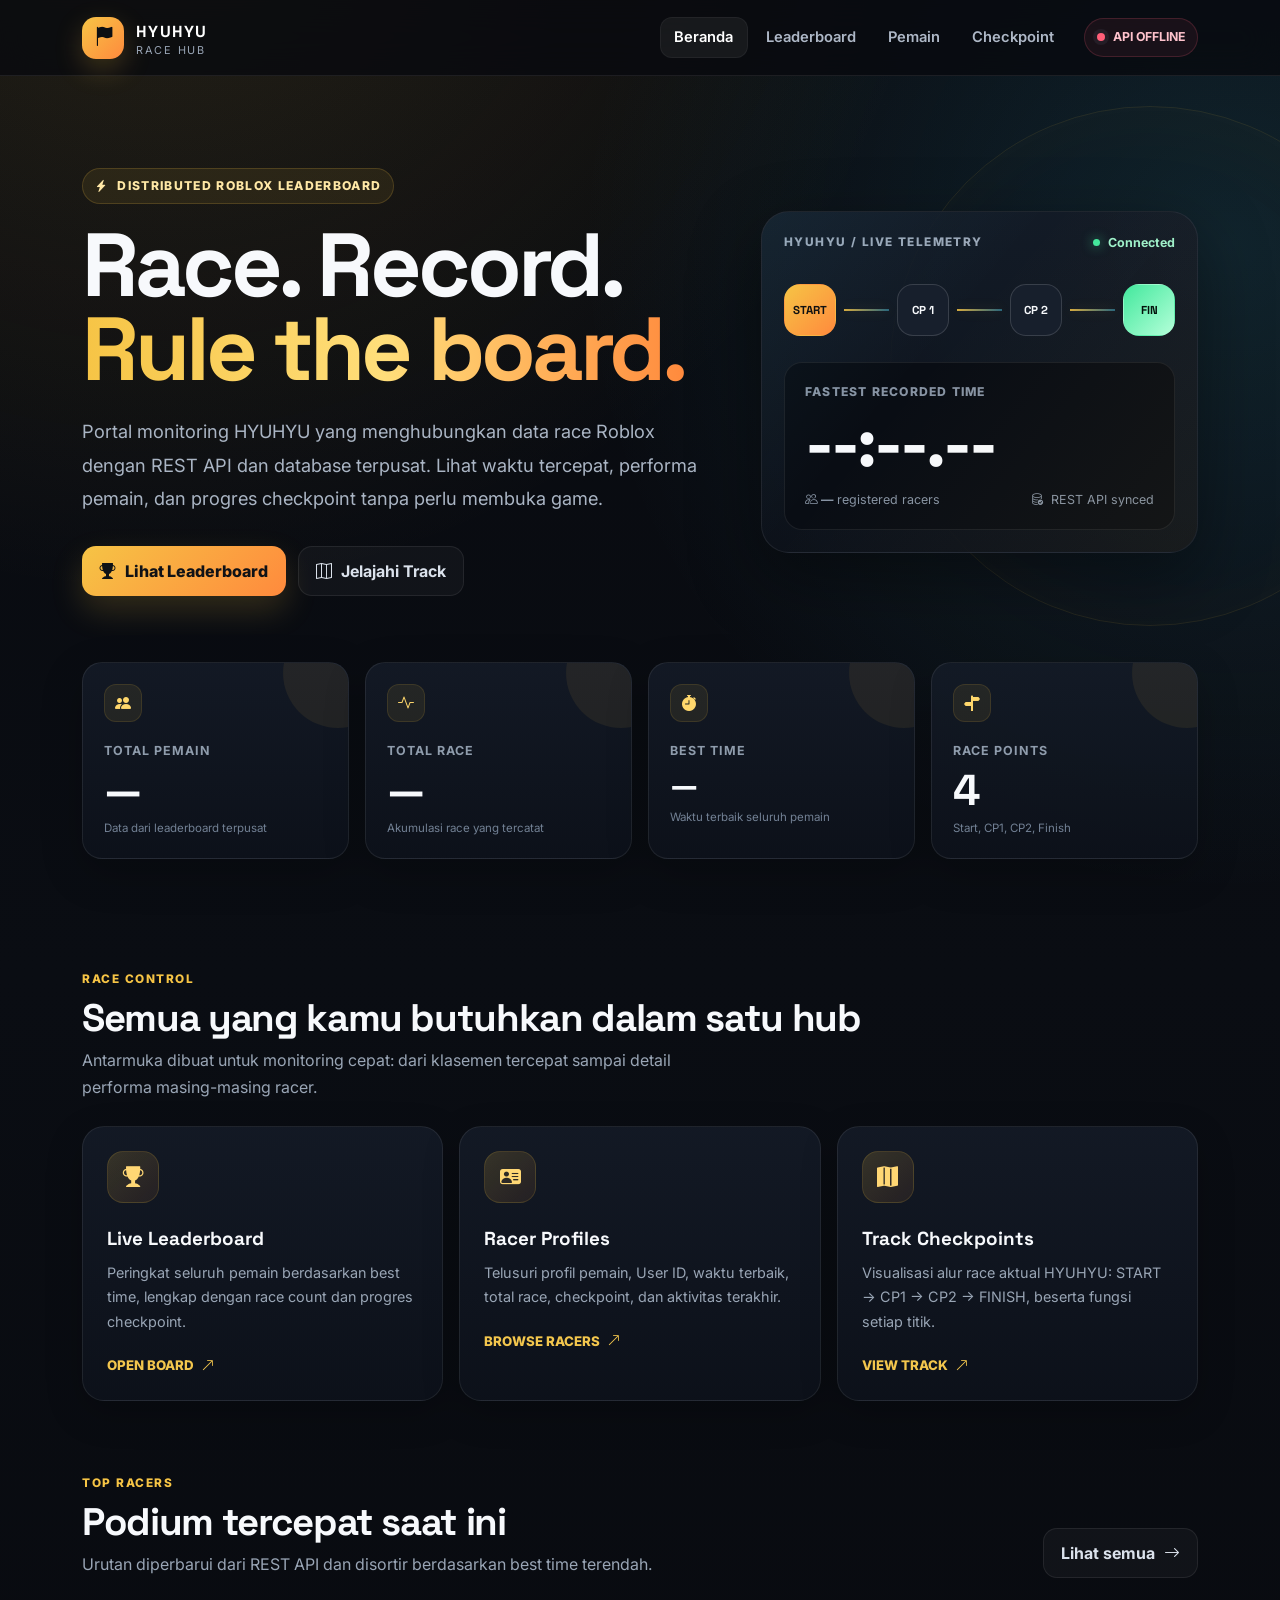
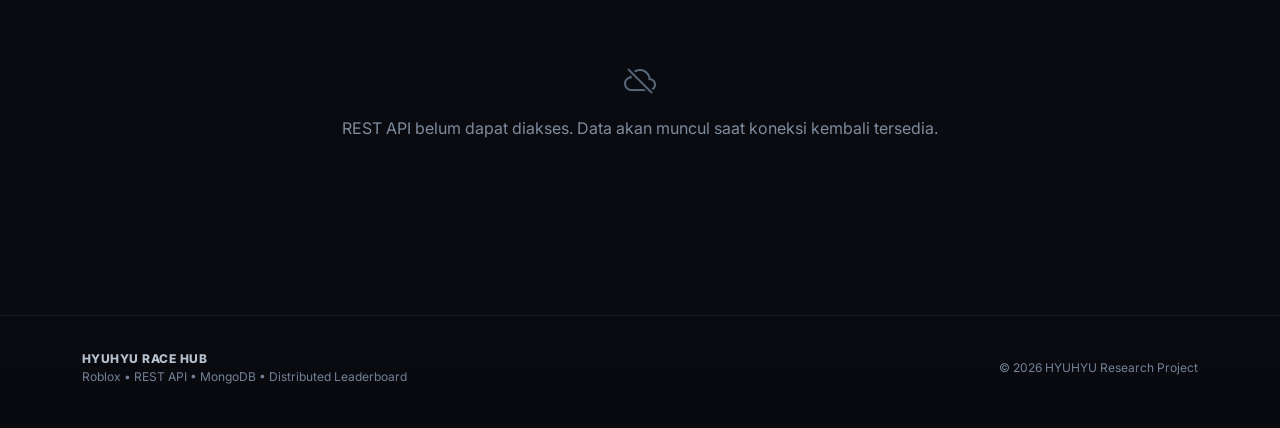
<file: index.html>
<!doctype html>
<html lang="id">
<head>
  <meta charset="utf-8">
  <meta name="viewport" content="width=device-width,initial-scale=1">
  <meta name="theme-color" content="#080a0f">
  <title>HYUHYU Race Hub</title>
  <link rel="preconnect" href="https://fonts.googleapis.com">
  <link rel="preconnect" href="https://fonts.gstatic.com" crossorigin>
  <link href="https://cdn.jsdelivr.net/npm/bootstrap@5.3.3/dist/css/bootstrap.min.css" rel="stylesheet">
  <link href="https://cdn.jsdelivr.net/npm/bootstrap-icons@1.11.3/font/bootstrap-icons.min.css" rel="stylesheet">
  <link href="assets/styles.css" rel="stylesheet">
</head>
<body>
<nav class="site-nav navbar navbar-expand-lg navbar-dark">
  <div class="container">
    <a class="navbar-brand" href="index.html">
      <span class="brand-mark"><i class="bi bi-flag-fill"></i></span>
      <span class="brand-copy"><span class="brand-title">HYUHYU</span><span class="brand-sub">Race Hub</span></span>
    </a>
    <button class="navbar-toggler border-0 shadow-none" type="button" data-bs-toggle="collapse" data-bs-target="#mainNav"><span class="navbar-toggler-icon"></span></button>
    <div class="collapse navbar-collapse" id="mainNav">
      <ul class="navbar-nav ms-auto me-lg-3 gap-lg-1">
        <li class="nav-item"><a data-nav class="nav-link" href="index.html">Beranda</a></li>
        <li class="nav-item"><a data-nav class="nav-link" href="leaderboard.html">Leaderboard</a></li>
        <li class="nav-item"><a data-nav class="nav-link" href="players.html">Pemain</a></li>
        <li class="nav-item"><a data-nav class="nav-link" href="map-checkpoint.html">Checkpoint</a></li>
      </ul>
      <div class="status-pill" data-api-status><span class="status-dot"></span><span data-status-label>CHECKING API</span></div>
    </div>
  </div>
</nav>

<header class="hero">
  <div class="container">
    <div class="row align-items-center g-5">
      <div class="col-lg-7">
        <span class="eyebrow"><i class="bi bi-lightning-charge-fill"></i> Distributed Roblox Leaderboard</span>
        <h1 class="hero-title">Race. Record. <span class="accent-text">Rule the board.</span></h1>
        <p class="hero-lead">Portal monitoring HYUHYU yang menghubungkan data race Roblox dengan REST API dan database terpusat. Lihat waktu tercepat, performa pemain, dan progres checkpoint tanpa perlu membuka game.</p>
        <div class="hero-actions">
          <a class="btn-race" href="leaderboard.html"><i class="bi bi-trophy-fill"></i> Lihat Leaderboard</a>
          <a class="btn-ghost" href="map-checkpoint.html"><i class="bi bi-map"></i> Jelajahi Track</a>
        </div>
      </div>
      <div class="col-lg-5">
        <div class="hero-console">
          <div class="console-top"><span class="console-label">HYUHYU / LIVE TELEMETRY</span><span class="console-live"><span></span> Connected</span></div>
          <div class="race-route">
            <div class="route-row"><div class="route-node active">START</div><div class="route-line"></div><div class="route-node">CP 1</div><div class="route-line"></div><div class="route-node">CP 2</div><div class="route-line"></div><div class="route-node finish">FIN</div></div>
          </div>
          <div class="lap-display">
            <div class="lap-label">Fastest recorded time</div>
            <div class="lap-time" id="heroBestTime">--:--.--</div>
            <div class="lap-meta"><span><i class="bi bi-people me-1"></i><strong id="heroPlayers">—</strong> registered racers</span><span><i class="bi bi-database-check me-1"></i> REST API synced</span></div>
          </div>
        </div>
      </div>
    </div>
  </div>
</header>

<section class="section pt-2">
  <div class="container">
    <div class="stats-grid">
      <div class="stat-card"><div class="stat-icon"><i class="bi bi-people-fill"></i></div><div class="stat-label">Total Pemain</div><div class="stat-value" id="statPlayers">—</div><div class="stat-foot">Data dari leaderboard terpusat</div></div>
      <div class="stat-card"><div class="stat-icon"><i class="bi bi-activity"></i></div><div class="stat-label">Total Race</div><div class="stat-value" id="statRaces">—</div><div class="stat-foot">Akumulasi race yang tercatat</div></div>
      <div class="stat-card"><div class="stat-icon"><i class="bi bi-stopwatch-fill"></i></div><div class="stat-label">Best Time</div><div class="stat-value" id="statBestTime" style="font-size:2rem">—</div><div class="stat-foot">Waktu terbaik seluruh pemain</div></div>
      <div class="stat-card"><div class="stat-icon"><i class="bi bi-signpost-split-fill"></i></div><div class="stat-label">Race Points</div><div class="stat-value">4</div><div class="stat-foot">Start, CP1, CP2, Finish</div></div>
    </div>
  </div>
</section>

<section class="section">
  <div class="container">
    <div class="section-head">
      <div><div class="section-kicker">Race Control</div><h2 class="section-title">Semua yang kamu butuhkan dalam satu hub</h2><p class="section-copy">Antarmuka dibuat untuk monitoring cepat: dari klasemen tercepat sampai detail performa masing-masing racer.</p></div>
    </div>
    <div class="row g-3">
      <div class="col-md-4"><a href="leaderboard.html" class="feature-card"><div class="feature-icon"><i class="bi bi-trophy-fill"></i></div><h3>Live Leaderboard</h3><p>Peringkat seluruh pemain berdasarkan best time, lengkap dengan race count dan progres checkpoint.</p><div class="feature-arrow">OPEN BOARD <i class="bi bi-arrow-up-right"></i></div></a></div>
      <div class="col-md-4"><a href="players.html" class="feature-card"><div class="feature-icon"><i class="bi bi-person-vcard-fill"></i></div><h3>Racer Profiles</h3><p>Telusuri profil pemain, User ID, waktu terbaik, total race, checkpoint, dan aktivitas terakhir.</p><div class="feature-arrow">BROWSE RACERS <i class="bi bi-arrow-up-right"></i></div></a></div>
      <div class="col-md-4"><a href="map-checkpoint.html" class="feature-card"><div class="feature-icon"><i class="bi bi-map-fill"></i></div><h3>Track Checkpoints</h3><p>Visualisasi alur race aktual HYUHYU: START → CP1 → CP2 → FINISH, beserta fungsi setiap titik.</p><div class="feature-arrow">VIEW TRACK <i class="bi bi-arrow-up-right"></i></div></a></div>
    </div>
  </div>
</section>

<section class="section pt-0">
  <div class="container">
    <div class="section-head"><div><div class="section-kicker">Top Racers</div><h2 class="section-title">Podium tercepat saat ini</h2><p class="section-copy">Urutan diperbarui dari REST API dan disortir berdasarkan best time terendah.</p></div><a href="leaderboard.html" class="btn-ghost">Lihat semua <i class="bi bi-arrow-right"></i></a></div>
    <div class="row g-3" id="homePodium"><div class="col-12"><div class="empty-state"><div class="spinner-border spinner-border-sm text-warning me-2"></div>Memuat data podium...</div></div></div>
  </div>
</section>

<footer><div class="container"><div class="footer-row"><div><div class="footer-brand">HYUHYU RACE HUB</div><div>Roblox • REST API • MongoDB • Distributed Leaderboard</div></div><div>© <span data-year></span> HYUHYU Research Project</div></div></div></footer>

<script src="https://cdn.jsdelivr.net/npm/bootstrap@5.3.3/dist/js/bootstrap.bundle.min.js"></script>
<script src="assets/app.js"></script>
<script>
  const homeCard = (p, i) => {
    const cls = ['first','second','third'][i];
    const medal = ['🥇','🥈','🥉'][i];
    return `<div class="col-md-4"><div class="podium-card ${cls}"><div class="podium-rank">RANK ${i+1}</div><div class="podium-medal">${medal}</div><img class="player-avatar" src="${HYUHYU.avatarUrl(p.playerId)}" alt="${HYUHYU.escapeHTML(p.username)}"><div class="podium-name">${HYUHYU.escapeHTML(p.username)}</div><div class="podium-time">${HYUHYU.formatTime(p.bestTime)}</div><div class="podium-sub">${p.totalRace} race tercatat</div></div></div>`;
  };
  async function loadHome(){
    try{
      const [players, stats] = await Promise.all([HYUHYU.getPlayers(true), HYUHYU.getStats(true)]);
      HYUHYU.setStatus(true);
      HYUHYU.animateNumber(document.getElementById('statPlayers'), stats.totalPlayer ?? players.length);
      HYUHYU.animateNumber(document.getElementById('statRaces'), stats.totalRace ?? players.reduce((s,p)=>s+p.totalRace,0));
      document.getElementById('statBestTime').textContent = HYUHYU.formatTime(stats.bestTime ?? players[0]?.bestTime);
      document.getElementById('heroBestTime').textContent = HYUHYU.formatTime(stats.bestTime ?? players[0]?.bestTime);
      document.getElementById('heroPlayers').textContent = Number(stats.totalPlayer ?? players.length).toLocaleString('id-ID');
      document.getElementById('homePodium').innerHTML = players.slice(0,3).map(homeCard).join('') || '<div class="col-12"><div class="empty-state">Belum ada data pemain.</div></div>';
    }catch(e){
      HYUHYU.setStatus(false);
      document.getElementById('homePodium').innerHTML = '<div class="col-12"><div class="empty-state"><div class="empty-icon"><i class="bi bi-cloud-slash"></i></div>REST API belum dapat diakses. Data akan muncul saat koneksi kembali tersedia.</div></div>';
    }
  }
  loadHome();
  setInterval(loadHome, 15000);
</script>
</body>
</html>
</file>
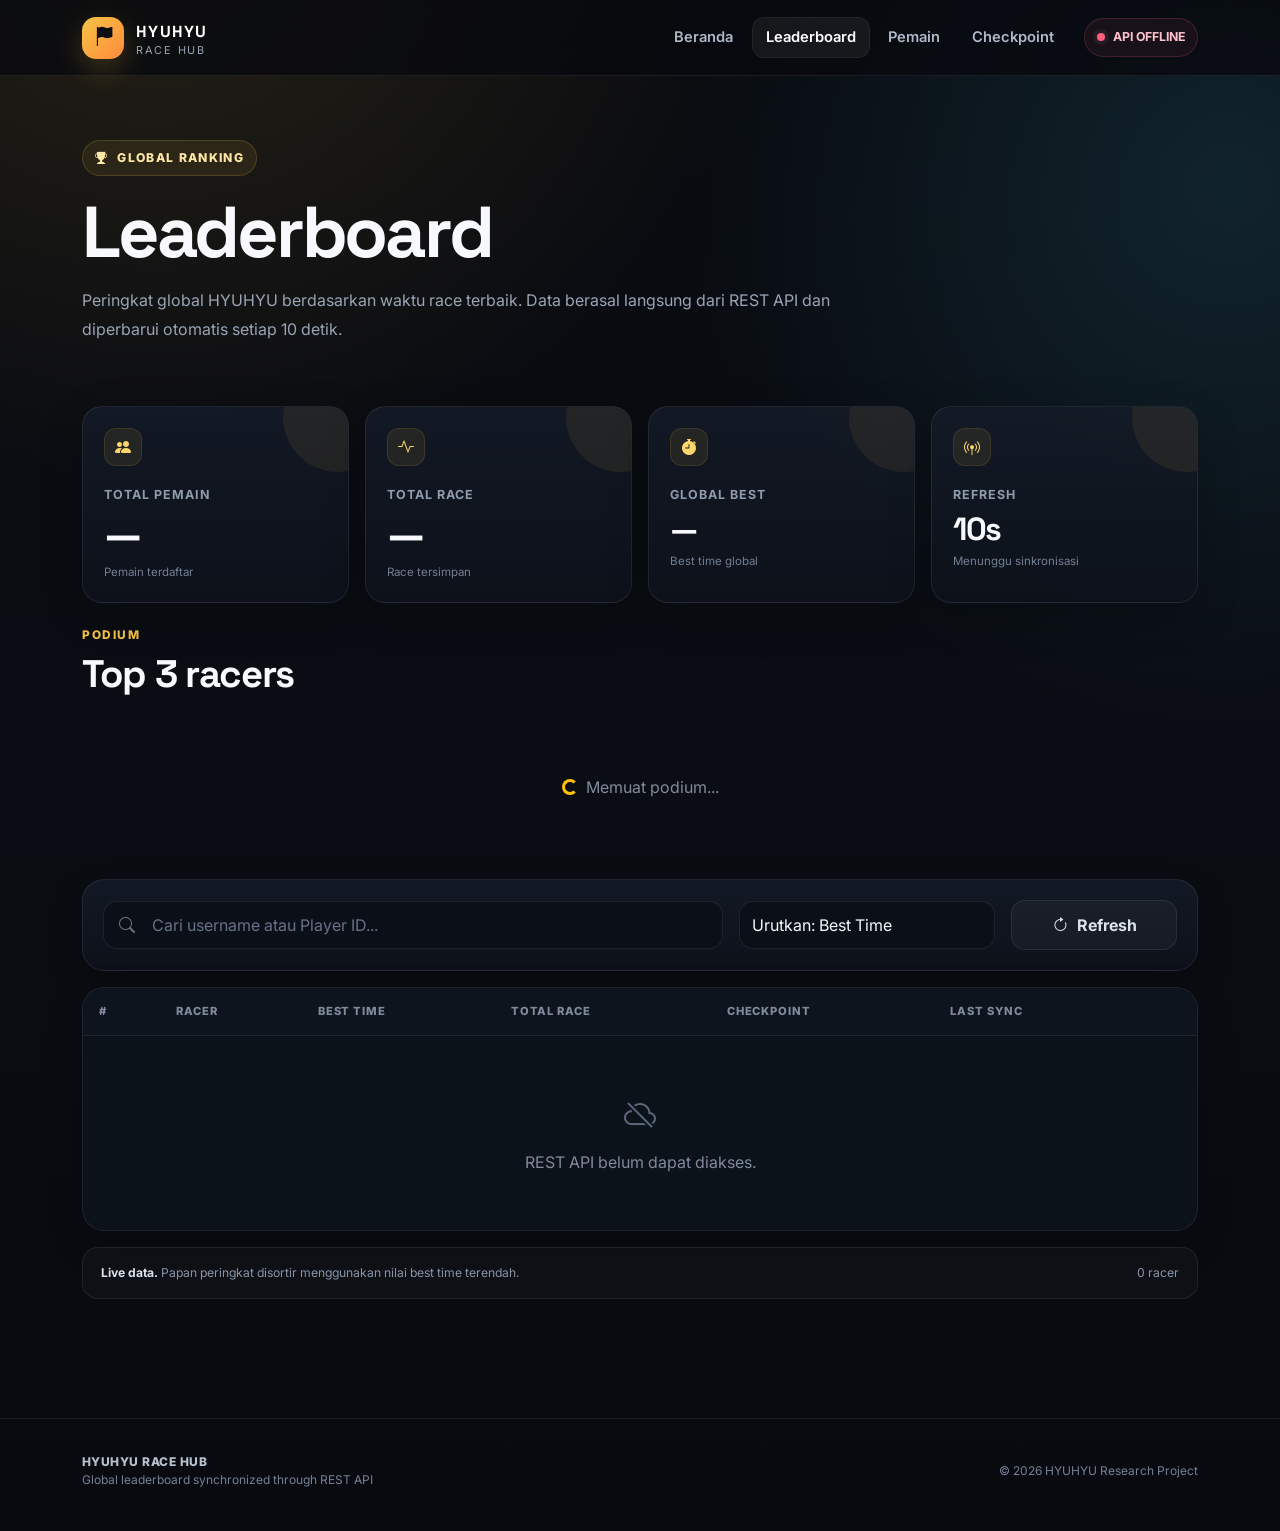
<file: leaderboard.html>
<!doctype html>
<html lang="id">
<head>
  <meta charset="utf-8"><meta name="viewport" content="width=device-width,initial-scale=1"><meta name="theme-color" content="#080a0f">
  <title>Leaderboard • HYUHYU Race Hub</title>
  <link href="https://cdn.jsdelivr.net/npm/bootstrap@5.3.3/dist/css/bootstrap.min.css" rel="stylesheet">
  <link href="https://cdn.jsdelivr.net/npm/bootstrap-icons@1.11.3/font/bootstrap-icons.min.css" rel="stylesheet">
  <link href="assets/styles.css" rel="stylesheet">
</head>
<body>
<nav class="site-nav navbar navbar-expand-lg navbar-dark"><div class="container"><a class="navbar-brand" href="index.html"><span class="brand-mark"><i class="bi bi-flag-fill"></i></span><span class="brand-copy"><span class="brand-title">HYUHYU</span><span class="brand-sub">Race Hub</span></span></a><button class="navbar-toggler border-0 shadow-none" type="button" data-bs-toggle="collapse" data-bs-target="#mainNav"><span class="navbar-toggler-icon"></span></button><div class="collapse navbar-collapse" id="mainNav"><ul class="navbar-nav ms-auto me-lg-3 gap-lg-1"><li class="nav-item"><a data-nav class="nav-link" href="index.html">Beranda</a></li><li class="nav-item"><a data-nav class="nav-link" href="leaderboard.html">Leaderboard</a></li><li class="nav-item"><a data-nav class="nav-link" href="players.html">Pemain</a></li><li class="nav-item"><a data-nav class="nav-link" href="map-checkpoint.html">Checkpoint</a></li></ul><div class="status-pill" data-api-status><span class="status-dot"></span><span data-status-label>CHECKING API</span></div></div></div></nav>

<header class="page-hero"><div class="container"><span class="eyebrow"><i class="bi bi-trophy-fill"></i> Global Ranking</span><h1 class="page-title">Leaderboard</h1><p class="page-lead">Peringkat global HYUHYU berdasarkan waktu race terbaik. Data berasal langsung dari REST API dan diperbarui otomatis setiap 10 detik.</p></div></header>

<section class="section pt-3">
  <div class="container">
    <div class="stats-grid mb-4">
      <div class="stat-card"><div class="stat-icon"><i class="bi bi-people-fill"></i></div><div class="stat-label">Total Pemain</div><div class="stat-value" id="totalPlayer">—</div><div class="stat-foot">Pemain terdaftar</div></div>
      <div class="stat-card"><div class="stat-icon"><i class="bi bi-activity"></i></div><div class="stat-label">Total Race</div><div class="stat-value" id="totalRace">—</div><div class="stat-foot">Race tersimpan</div></div>
      <div class="stat-card"><div class="stat-icon"><i class="bi bi-stopwatch-fill"></i></div><div class="stat-label">Global Best</div><div class="stat-value" id="bestTime" style="font-size:2rem">—</div><div class="stat-foot">Best time global</div></div>
      <div class="stat-card"><div class="stat-icon"><i class="bi bi-broadcast-pin"></i></div><div class="stat-label">Refresh</div><div class="stat-value" style="font-size:2rem">10s</div><div class="stat-foot" id="lastRefresh">Menunggu sinkronisasi</div></div>
    </div>

    <div class="section-head"><div><div class="section-kicker">Podium</div><h2 class="section-title">Top 3 racers</h2></div></div>
    <div class="row g-3 mb-4" id="podium"><div class="col-12"><div class="empty-state"><div class="spinner-border spinner-border-sm text-warning me-2"></div>Memuat podium...</div></div></div>

    <div class="panel mb-3">
      <div class="row g-3 align-items-center">
        <div class="col-lg-7"><div class="position-relative"><i class="bi bi-search position-absolute top-50 translate-middle-y ms-3 text-secondary"></i><input id="searchInput" class="form-control ps-5" placeholder="Cari username atau Player ID..."></div></div>
        <div class="col-lg-3"><select id="sortSelect" class="form-select"><option value="time">Urutkan: Best Time</option><option value="race">Urutkan: Total Race</option><option value="recent">Urutkan: Terbaru</option></select></div>
        <div class="col-lg-2"><button id="refreshBtn" class="btn-ghost w-100 justify-content-center" type="button"><i class="bi bi-arrow-clockwise"></i> Refresh</button></div>
      </div>
    </div>

    <div class="table-shell">
      <div class="table-responsive"><table class="table table-hover align-middle"><thead><tr><th>#</th><th>Racer</th><th>Best Time</th><th>Total Race</th><th>Checkpoint</th><th>Last Sync</th><th></th></tr></thead><tbody id="leaderboardBody"></tbody></table></div>
      <div id="emptyState" class="empty-state d-none"><div class="empty-icon"><i class="bi bi-search"></i></div>Racer tidak ditemukan.</div>
    </div>
    <div class="info-strip mt-3"><span><strong>Live data.</strong> Papan peringkat disortir menggunakan nilai best time terendah.</span><span id="rowCount">0 racer</span></div>
  </div>
</section>

<div class="modal fade" id="playerModal" tabindex="-1"><div class="modal-dialog modal-dialog-centered"><div class="modal-content"><div class="modal-header"><div><div class="section-kicker mb-1">Racer detail</div><h5 class="modal-title">Player Profile</h5></div><button type="button" class="btn-close" data-bs-dismiss="modal"></button></div><div class="modal-body"><div class="d-flex align-items-center gap-3 mb-4"><img id="detailAvatar" class="detail-avatar" alt="Racer"><div><h4 id="detailUsername" class="mb-1" style="font-family:'Space Grotesk'">—</h4><div class="text-secondary small">ID <span id="detailId">—</span></div></div></div><div class="player-card-stats"><div class="mini-stat"><div class="mini-stat-label">Best Time</div><div class="mini-stat-value" id="detailTime">—</div></div><div class="mini-stat"><div class="mini-stat-label">Total Race</div><div class="mini-stat-value" id="detailRace">—</div></div><div class="mini-stat"><div class="mini-stat-label">Checkpoint</div><div class="mini-stat-value" id="detailCheckpoint">—</div></div><div class="mini-stat"><div class="mini-stat-label">Last Sync</div><div class="mini-stat-value" id="detailDate" style="font-size:.75rem">—</div></div></div></div></div></div></div>

<footer><div class="container"><div class="footer-row"><div><div class="footer-brand">HYUHYU RACE HUB</div><div>Global leaderboard synchronized through REST API</div></div><div>© <span data-year></span> HYUHYU Research Project</div></div></div></footer>
<script src="https://cdn.jsdelivr.net/npm/bootstrap@5.3.3/dist/js/bootstrap.bundle.min.js"></script><script src="assets/app.js"></script>
<script>
let players=[];
const medals=['🥇','🥈','🥉'];
function podiumCard(p,i){return `<div class="col-md-4"><div class="podium-card ${['first','second','third'][i]}"><div class="podium-rank">RANK ${i+1}</div><div class="podium-medal">${medals[i]}</div><img class="player-avatar" src="${HYUHYU.avatarUrl(p.playerId)}" alt="${HYUHYU.escapeHTML(p.username)}"><div class="podium-name">${HYUHYU.escapeHTML(p.username)}</div><div class="podium-time">${HYUHYU.formatTime(p.bestTime)}</div><div class="podium-sub">${p.totalRace} race • CP ${p.checkpoint}</div></div></div>`}
function sortRows(list){const mode=document.getElementById('sortSelect').value;return [...list].sort((a,b)=>mode==='race'?b.totalRace-a.totalRace:mode==='recent'?new Date(b.updatedAt)-new Date(a.updatedAt):a.bestTime-b.bestTime)}
function renderRows(){const q=document.getElementById('searchInput').value.trim().toLowerCase();let list=players.filter(p=>p.username.toLowerCase().includes(q)||p.playerId.toLowerCase().includes(q));list=sortRows(list);const body=document.getElementById('leaderboardBody');const empty=document.getElementById('emptyState');body.innerHTML=list.map((p,i)=>`<tr><td><span class="rank-chip">${i+1}</span></td><td><div class="player-inline"><img src="${HYUHYU.avatarUrl(p.playerId)}" alt=""><div><strong>${HYUHYU.escapeHTML(p.username)}</strong><small>ID ${HYUHYU.escapeHTML(p.playerId)}</small></div></div></td><td><span class="time-chip"><i class="bi bi-stopwatch"></i>${HYUHYU.formatTime(p.bestTime)}</span></td><td>${p.totalRace.toLocaleString('id-ID')}</td><td><span class="cp-chip">CP ${p.checkpoint}</span></td><td class="text-secondary small">${HYUHYU.formatDate(p.updatedAt)}</td><td><button class="btn-ghost py-2 px-3" onclick="showPlayer('${HYUHYU.escapeHTML(p.playerId)}')"><i class="bi bi-arrow-up-right"></i></button></td></tr>`).join('');empty.classList.toggle('d-none',list.length>0);document.getElementById('rowCount').textContent=`${list.length} racer`;}
async function showPlayer(id){try{const p=await HYUHYU.getPlayer(id);document.getElementById('detailAvatar').src=HYUHYU.avatarUrl(p.playerId);document.getElementById('detailUsername').textContent=p.username;document.getElementById('detailId').textContent=p.playerId;document.getElementById('detailTime').textContent=HYUHYU.formatTime(p.bestTime);document.getElementById('detailRace').textContent=p.totalRace.toLocaleString('id-ID');document.getElementById('detailCheckpoint').textContent=`CP ${p.checkpoint}`;document.getElementById('detailDate').textContent=HYUHYU.formatDate(p.updatedAt);bootstrap.Modal.getOrCreateInstance(document.getElementById('playerModal')).show();}catch(e){console.error(e)}}
async function loadBoard(){const btn=document.getElementById('refreshBtn');btn.disabled=true;try{const [p,s]=await Promise.all([HYUHYU.getPlayers(true),HYUHYU.getStats(true)]);players=p;HYUHYU.setStatus(true);document.getElementById('podium').innerHTML=players.slice(0,3).map(podiumCard).join('')||'<div class="col-12"><div class="empty-state">Belum ada data pemain.</div></div>';HYUHYU.animateNumber(document.getElementById('totalPlayer'),s.totalPlayer??players.length);HYUHYU.animateNumber(document.getElementById('totalRace'),s.totalRace??0);document.getElementById('bestTime').textContent=HYUHYU.formatTime(s.bestTime??players[0]?.bestTime);document.getElementById('lastRefresh').textContent=`Sync ${new Date().toLocaleTimeString('id-ID',{hour:'2-digit',minute:'2-digit',second:'2-digit'})}`;renderRows();}catch(e){HYUHYU.setStatus(false);document.getElementById('leaderboardBody').innerHTML='';document.getElementById('emptyState').classList.remove('d-none');document.getElementById('emptyState').innerHTML='<div class="empty-icon"><i class="bi bi-cloud-slash"></i></div>REST API belum dapat diakses.';}finally{btn.disabled=false}}
document.getElementById('searchInput').addEventListener('input',renderRows);document.getElementById('sortSelect').addEventListener('change',renderRows);document.getElementById('refreshBtn').addEventListener('click',loadBoard);loadBoard();setInterval(loadBoard,10000);
</script></body></html>
</file>
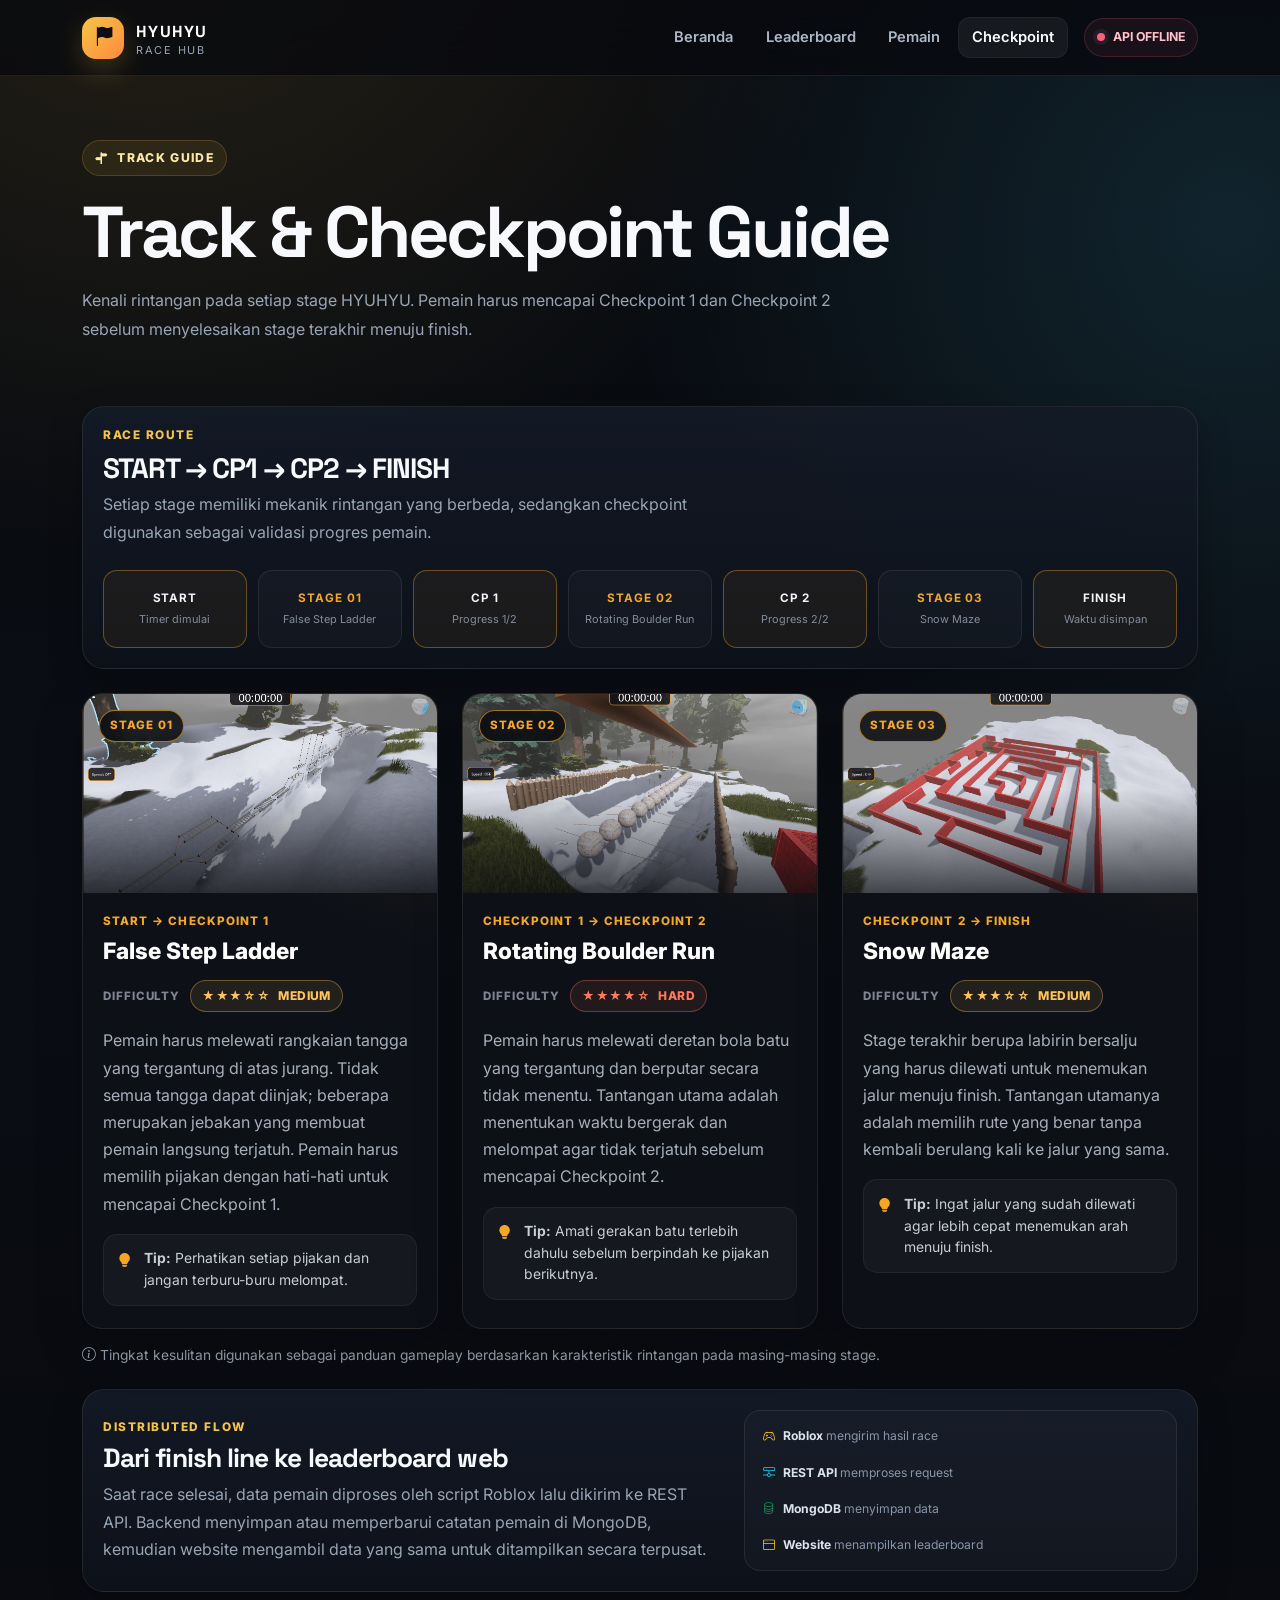
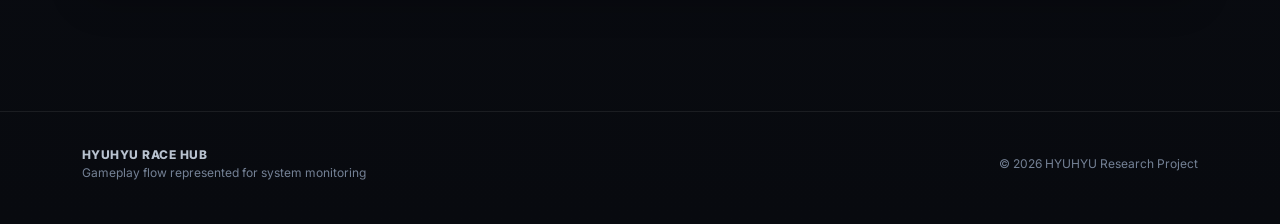
<file: map-checkpoint.html>
<!doctype html>
<html lang="id">
<head>
  <meta charset="utf-8">
  <meta name="viewport" content="width=device-width,initial-scale=1">
  <meta name="theme-color" content="#080a0f">
  <title>Track • HYUHYU Race Hub</title>

  <link href="https://cdn.jsdelivr.net/npm/bootstrap@5.3.3/dist/css/bootstrap.min.css" rel="stylesheet">
  <link href="https://cdn.jsdelivr.net/npm/bootstrap-icons@1.11.3/font/bootstrap-icons.min.css" rel="stylesheet">
  <link href="assets/styles.css" rel="stylesheet">

  <style>
    .route-strip{display:grid;grid-template-columns:repeat(7,minmax(0,1fr));gap:.7rem;margin-top:1.5rem;}
    .route-stop{min-height:78px;border:1px solid rgba(255,255,255,.08);border-radius:14px;background:rgba(255,255,255,.025);display:flex;align-items:center;justify-content:center;flex-direction:column;text-align:center;padding:.7rem .45rem;}
    .route-stop strong{color:#f2f4f8;font-size:.73rem;letter-spacing:.08em;}
    .route-stop span{color:#858d9b;font-size:.68rem;margin-top:.2rem;}
    .route-stop.stage strong{color:#f5a623}.route-stop.key{border-color:rgba(245,166,35,.38);background:rgba(245,166,35,.055);}

    .stage-card{height:100%;overflow:hidden;border:1px solid rgba(255,255,255,.08);border-radius:20px;background:radial-gradient(circle at top right,rgba(245,166,35,.08),transparent 35%),rgba(14,17,23,.96);box-shadow:0 18px 48px rgba(0,0,0,.22);}
    .stage-image{position:relative;aspect-ratio:16/9;overflow:hidden;background:#0b0d12;}
    .stage-image img{width:100%;height:100%;object-fit:cover;display:block;transition:transform .3s ease;}
    .stage-card:hover .stage-image img{transform:scale(1.025)}
    .stage-image:after{content:"";position:absolute;inset:0;background:linear-gradient(180deg,transparent 48%,rgba(8,10,15,.72));pointer-events:none;}
    .stage-badge{position:absolute;left:1rem;top:1rem;z-index:2;border:1px solid rgba(245,166,35,.65);background:rgba(8,10,15,.84);color:#f5a623;padding:.4rem .65rem;border-radius:999px;font-size:.72rem;font-weight:800;letter-spacing:.08em;backdrop-filter:blur(8px);}
    .stage-body{padding:1.25rem 1.25rem 1.35rem}.stage-path{color:#f5a623;font-size:.73rem;font-weight:800;letter-spacing:.09em;text-transform:uppercase;margin-bottom:.4rem;}
    .stage-title{color:#fff;font-size:1.42rem;font-weight:800;margin:0;}
    .difficulty-row{display:flex;align-items:center;flex-wrap:wrap;gap:.6rem;margin-top:1rem;margin-bottom:.95rem;}
    .difficulty-label{color:#7e8694;font-size:.72rem;font-weight:800;letter-spacing:.08em;text-transform:uppercase;}
    .difficulty-pill{display:inline-flex;align-items:center;gap:.45rem;border-radius:999px;padding:.38rem .68rem;font-size:.75rem;font-weight:800;letter-spacing:.04em;}
    .difficulty-medium{color:#ffc45b;border:1px solid rgba(255,196,91,.35);background:rgba(255,196,91,.09);} .difficulty-hard{color:#ff7a59;border:1px solid rgba(255,122,89,.35);background:rgba(255,122,89,.09);}
    .stars{letter-spacing:.07em;white-space:nowrap}.stage-description{color:#a7afbc;line-height:1.7;margin:0 0 1rem;}
    .stage-tip{display:flex;align-items:flex-start;gap:.7rem;padding:.85rem .9rem;border:1px solid rgba(255,255,255,.06);border-radius:14px;background:rgba(255,255,255,.035);color:#c8cdd6;font-size:.87rem;line-height:1.55;}
    .stage-tip i{color:#f5a623;margin-top:.1rem}.guide-note{color:#8c94a2;font-size:.86rem;margin-top:1rem;}
    @media (max-width:991.98px){.route-strip{grid-template-columns:repeat(4,minmax(0,1fr))}}
    @media (max-width:575.98px){.route-strip{grid-template-columns:repeat(2,minmax(0,1fr))}.stage-body{padding:1.05rem}}
  </style>
</head>
<body>
<nav class="site-nav navbar navbar-expand-lg navbar-dark"><div class="container"><a class="navbar-brand" href="index.html"><span class="brand-mark"><i class="bi bi-flag-fill"></i></span><span class="brand-copy"><span class="brand-title">HYUHYU</span><span class="brand-sub">Race Hub</span></span></a><button class="navbar-toggler border-0 shadow-none" type="button" data-bs-toggle="collapse" data-bs-target="#mainNav"><span class="navbar-toggler-icon"></span></button><div class="collapse navbar-collapse" id="mainNav"><ul class="navbar-nav ms-auto me-lg-3 gap-lg-1"><li class="nav-item"><a data-nav class="nav-link" href="index.html">Beranda</a></li><li class="nav-item"><a data-nav class="nav-link" href="leaderboard.html">Leaderboard</a></li><li class="nav-item"><a data-nav class="nav-link" href="players.html">Pemain</a></li><li class="nav-item"><a data-nav class="nav-link" href="map-checkpoint.html">Checkpoint</a></li></ul><div class="status-pill" data-api-status><span class="status-dot"></span><span data-status-label>CHECKING API</span></div></div></div></nav>

<header class="page-hero"><div class="container"><span class="eyebrow"><i class="bi bi-signpost-split-fill"></i> Track Guide</span><h1 class="page-title">Track & Checkpoint Guide</h1><p class="page-lead">Kenali rintangan pada setiap stage HYUHYU. Pemain harus mencapai Checkpoint 1 dan Checkpoint 2 sebelum menyelesaikan stage terakhir menuju finish.</p></div></header>

<section class="section pt-3"><div class="container">
<div class="panel mb-4"><div class="section-kicker">Race route</div><h2 class="section-title" style="font-size:1.75rem">START → CP1 → CP2 → FINISH</h2><p class="section-copy mb-0">Setiap stage memiliki mekanik rintangan yang berbeda, sedangkan checkpoint digunakan sebagai validasi progres pemain.</p>
<div class="route-strip"><div class="route-stop key"><strong>START</strong><span>Timer dimulai</span></div><div class="route-stop stage"><strong>STAGE 01</strong><span>False Step Ladder</span></div><div class="route-stop key"><strong>CP 1</strong><span>Progress 1/2</span></div><div class="route-stop stage"><strong>STAGE 02</strong><span>Rotating Boulder Run</span></div><div class="route-stop key"><strong>CP 2</strong><span>Progress 2/2</span></div><div class="route-stop stage"><strong>STAGE 03</strong><span>Snow Maze</span></div><div class="route-stop key"><strong>FINISH</strong><span>Waktu disimpan</span></div></div></div>

<div class="row g-4">
<div class="col-lg-4"><article class="stage-card"><div class="stage-image"><img src="assets/stage-1-false-step-ladder.png" alt="False Step Ladder menuju Checkpoint 1"><div class="stage-badge">STAGE 01</div></div><div class="stage-body"><div class="stage-path">Start → Checkpoint 1</div><h3 class="stage-title">False Step Ladder</h3><div class="difficulty-row"><span class="difficulty-label">Difficulty</span><span class="difficulty-pill difficulty-medium"><span class="stars">★★★☆☆</span> MEDIUM</span></div><p class="stage-description">Pemain harus melewati rangkaian tangga yang tergantung di atas jurang. Tidak semua tangga dapat diinjak; beberapa merupakan jebakan yang membuat pemain langsung terjatuh. Pemain harus memilih pijakan dengan hati-hati untuk mencapai Checkpoint 1.</p><div class="stage-tip"><i class="bi bi-lightbulb-fill"></i><span><strong>Tip:</strong> Perhatikan setiap pijakan dan jangan terburu-buru melompat.</span></div></div></article></div>
<div class="col-lg-4"><article class="stage-card"><div class="stage-image"><img src="assets/stage-2-rotating-boulder-run.png" alt="Rotating Boulder Run menuju Checkpoint 2"><div class="stage-badge">STAGE 02</div></div><div class="stage-body"><div class="stage-path">Checkpoint 1 → Checkpoint 2</div><h3 class="stage-title">Rotating Boulder Run</h3><div class="difficulty-row"><span class="difficulty-label">Difficulty</span><span class="difficulty-pill difficulty-hard"><span class="stars">★★★★☆</span> HARD</span></div><p class="stage-description">Pemain harus melewati deretan bola batu yang tergantung dan berputar secara tidak menentu. Tantangan utama adalah menentukan waktu bergerak dan melompat agar tidak terjatuh sebelum mencapai Checkpoint 2.</p><div class="stage-tip"><i class="bi bi-lightbulb-fill"></i><span><strong>Tip:</strong> Amati gerakan batu terlebih dahulu sebelum berpindah ke pijakan berikutnya.</span></div></div></article></div>
<div class="col-lg-4"><article class="stage-card"><div class="stage-image"><img src="assets/stage-3-snow-maze.png" alt="Snow Maze menuju Finish"><div class="stage-badge">STAGE 03</div></div><div class="stage-body"><div class="stage-path">Checkpoint 2 → Finish</div><h3 class="stage-title">Snow Maze</h3><div class="difficulty-row"><span class="difficulty-label">Difficulty</span><span class="difficulty-pill difficulty-medium"><span class="stars">★★★☆☆</span> MEDIUM</span></div><p class="stage-description">Stage terakhir berupa labirin bersalju yang harus dilewati untuk menemukan jalur menuju finish. Tantangan utamanya adalah memilih rute yang benar tanpa kembali berulang kali ke jalur yang sama.</p><div class="stage-tip"><i class="bi bi-lightbulb-fill"></i><span><strong>Tip:</strong> Ingat jalur yang sudah dilewati agar lebih cepat menemukan arah menuju finish.</span></div></div></article></div>
</div>

<div class="guide-note"><i class="bi bi-info-circle me-1"></i>Tingkat kesulitan digunakan sebagai panduan gameplay berdasarkan karakteristik rintangan pada masing-masing stage.</div>

<div class="panel mt-4"><div class="row align-items-center g-4"><div class="col-lg-7"><div class="section-kicker">Distributed flow</div><h2 class="section-title" style="font-size:1.65rem">Dari finish line ke leaderboard web</h2><p class="section-copy">Saat race selesai, data pemain diproses oleh script Roblox lalu dikirim ke REST API. Backend menyimpan atau memperbarui catatan pemain di MongoDB, kemudian website mengambil data yang sama untuk ditampilkan secara terpusat.</p></div><div class="col-lg-5"><div class="info-strip flex-column align-items-start"><span><i class="bi bi-controller me-2 text-warning"></i><strong>Roblox</strong> mengirim hasil race</span><span><i class="bi bi-hdd-network me-2 text-info"></i><strong>REST API</strong> memproses request</span><span><i class="bi bi-database me-2 text-success"></i><strong>MongoDB</strong> menyimpan data</span><span><i class="bi bi-window me-2 text-warning"></i><strong>Website</strong> menampilkan leaderboard</span></div></div></div></div>
</div></section>

<footer><div class="container"><div class="footer-row"><div><div class="footer-brand">HYUHYU RACE HUB</div><div>Gameplay flow represented for system monitoring</div></div><div>© <span data-year></span> HYUHYU Research Project</div></div></div></footer>
<script src="https://cdn.jsdelivr.net/npm/bootstrap@5.3.3/dist/js/bootstrap.bundle.min.js"></script><script src="assets/app.js"></script><script>HYUHYU.ping();setInterval(HYUHYU.ping,15000);</script>
</body></html>
</file>
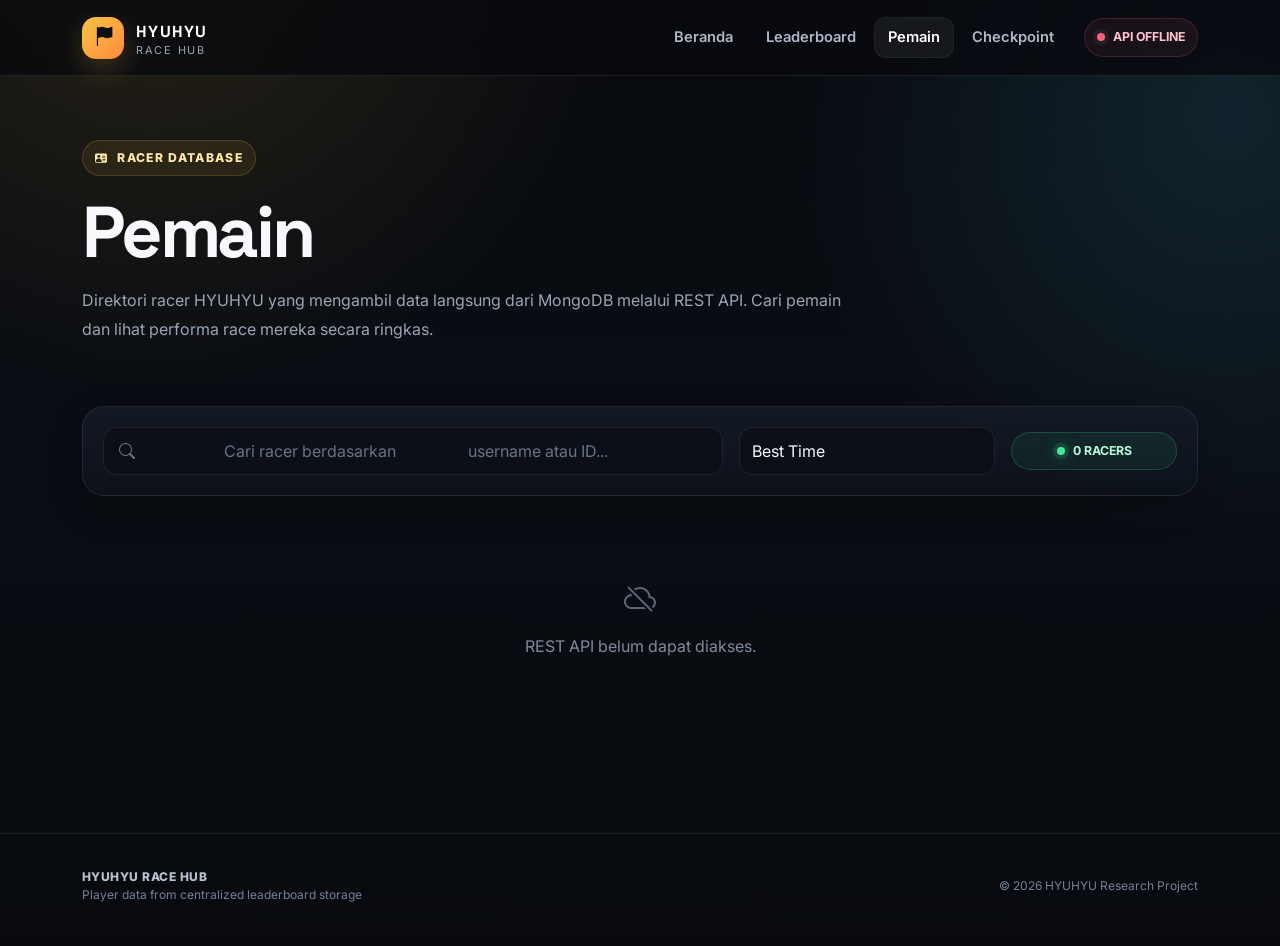
<file: players.html>
<!doctype html>
<html lang="id">

<head>

  <meta charset="utf-8">

  <meta
    name="viewport"
    content="width=device-width,initial-scale=1"
  >

  <meta
    name="theme-color"
    content="#080a0f"
  >

  <title>Racers • HYUHYU Race Hub</title>


  <!-- Bootstrap -->
  <link
    href="https://cdn.jsdelivr.net/npm/bootstrap@5.3.3/dist/css/bootstrap.min.css"
    rel="stylesheet"
  >


  <!-- Bootstrap Icons -->
  <link
    href="https://cdn.jsdelivr.net/npm/bootstrap-icons@1.11.3/font/bootstrap-icons.min.css"
    rel="stylesheet"
  >


  <!-- HYUHYU Styles -->
  <link
    href="assets/styles.css"
    rel="stylesheet"
  >


  <style>

    /* =========================================
       PLAYER AVATAR
    ========================================= */

    .player-avatar-wrap {
      position: relative;
      flex: 0 0 auto;
    }


    .player-avatar-wrap::after {

      content: "";

      position: absolute;

      inset: -4px;

      border-radius: 22px;

      border:
        1px solid
        rgba(246, 196, 69, .18);

      pointer-events: none;

    }


    .player-avatar {

      object-fit: cover;

      background:
        #0b1018;

    }


    /* =========================================
       PROFILE MODAL
    ========================================= */

    .profile-hero {

      display: grid;

      grid-template-columns:
        180px 1fr;

      gap: 22px;

      align-items: center;

      margin-bottom: 24px;

    }


    .profile-avatar-panel {

      height: 220px;

      border:
        1px solid
        rgba(246, 196, 69, .18);

      border-radius: 20px;

      background:

        radial-gradient(
          circle at 50% 28%,
          rgba(246, 196, 69, .11),
          transparent 44%
        ),

        #0b1018;

      display: flex;

      align-items: flex-end;

      justify-content: center;

      overflow: hidden;

      position: relative;

    }


    .profile-avatar-panel::after {

      content:
        "ROBLOX AVATAR";

      position: absolute;

      left: 12px;

      bottom: 10px;

      padding:
        5px 8px;

      border-radius:
        999px;

      background:
        rgba(8, 10, 15, .78);

      border:
        1px solid
        rgba(255, 255, 255, .08);

      color:
        #f6c445;

      font:
        800 .62rem
        'Space Grotesk';

      letter-spacing:
        .08em;

    }


    .profile-avatar {

      width: 100%;

      height: 100%;

      object-fit: contain;

      object-position:
        center bottom;

      padding:
        8px 8px 0;

    }


    .profile-name {

      font:
        700 1.6rem
        'Space Grotesk';

      margin-bottom:
        5px;

    }


    .profile-id {

      color:
        #7c899b;

      font-size:
        .78rem;

    }


    .profile-note {

      margin-top:
        12px;

      color:
        #98a3b2;

      font-size:
        .78rem;

      line-height:
        1.6;

    }


    @media
    (max-width: 575.98px) {

      .profile-hero {

        grid-template-columns:
          1fr;

      }


      .profile-avatar-panel {

        height:
          230px;

      }


      .profile-copy {

        text-align:
          center;

      }

    }

  </style>

</head>



<body>


  <!-- =========================================
       NAVBAR
  ========================================== -->

  <nav
    class="
      site-nav
      navbar
      navbar-expand-lg
      navbar-dark
    "
  >

    <div class="container">


      <a
        class="navbar-brand"
        href="index.html"
      >

        <span class="brand-mark">

          <i
            class="bi bi-flag-fill"
          ></i>

        </span>


        <span class="brand-copy">

          <span class="brand-title">
            HYUHYU
          </span>

          <span class="brand-sub">
            Race Hub
          </span>

        </span>

      </a>



      <button
        class="
          navbar-toggler
          border-0
          shadow-none
        "
        type="button"
        data-bs-toggle="collapse"
        data-bs-target="#mainNav"
      >

        <span
          class="navbar-toggler-icon"
        ></span>

      </button>



      <div
        class="
          collapse
          navbar-collapse
        "
        id="mainNav"
      >

        <ul
          class="
            navbar-nav
            ms-auto
            me-lg-3
            gap-lg-1
          "
        >

          <li class="nav-item">

            <a
              data-nav
              class="nav-link"
              href="index.html"
            >
              Beranda
            </a>

          </li>


          <li class="nav-item">

            <a
              data-nav
              class="nav-link"
              href="leaderboard.html"
            >
              Leaderboard
            </a>

          </li>


          <li class="nav-item">

            <a
              data-nav
              class="nav-link"
              href="players.html"
            >
              Pemain
            </a>

          </li>


          <li class="nav-item">

            <a
              data-nav
              class="nav-link"
              href="map-checkpoint.html"
            >
              Checkpoint
            </a>

          </li>

        </ul>



        <div
          class="status-pill"
          data-api-status
        >

          <span
            class="status-dot"
          ></span>

          <span
            data-status-label
          >
            CHECKING API
          </span>

        </div>

      </div>

    </div>

  </nav>



  <!-- =========================================
       HERO
  ========================================== -->

  <header class="page-hero">

    <div class="container">


      <span class="eyebrow">

        <i
          class="
            bi
            bi-person-vcard-fill
          "
        ></i>

        Racer Database

      </span>


      <h1 class="page-title">

        Pemain

      </h1>


      <p class="page-lead">

        Direktori racer HYUHYU yang
        mengambil data langsung dari
        MongoDB melalui REST API.

        Cari pemain dan lihat performa
        race mereka secara ringkas.

      </p>

    </div>

  </header>



  <!-- =========================================
       PLAYER DIRECTORY
  ========================================== -->

  <section
    class="section pt-3"
  >

    <div class="container">


      <!-- SEARCH / SORT -->

      <div
        class="panel mb-4"
      >

        <div
          class="
            row
            g-3
            align-items-center
          "
        >


          <!-- Search -->

          <div class="col-lg-7">

            <div
              class="position-relative"
            >

              <i
                class="
                  bi
                  bi-search
                  position-absolute
                  top-50
                  translate-middle-y
                  ms-3
                  text-secondary
                "
              ></i>


              <input

                id="playerSearch"

                class="
                  form-control
                  ps-5
                "

                placeholder="
                  Cari racer berdasarkan
                  username atau ID...
                "

              >

            </div>

          </div>



          <!-- Sort -->

          <div class="col-lg-3">

            <select
              id="playerSort"
              class="form-select"
            >

              <option value="rank">
                Best Time
              </option>

              <option value="race">
                Total Race
              </option>

              <option value="name">
                Username A–Z
              </option>

            </select>

          </div>



          <!-- Count -->

          <div class="col-lg-2">

            <div
              class="
                status-pill
                online
                justify-content-center
                w-100
              "
            >

              <span
                class="status-dot"
              ></span>

              <span
                id="playerCount"
              >
                0 RACERS
              </span>

            </div>

          </div>


        </div>

      </div>



      <!-- PLAYER GRID -->

      <div
        id="playerGrid"
        class="player-grid"
      >

        <div class="empty-state">

          <div
            class="
              spinner-border
              spinner-border-sm
              text-warning
              me-2
            "
          ></div>

          Memuat racer...

        </div>

      </div>



      <!-- EMPTY -->

      <div
        id="playerEmpty"
        class="
          empty-state
          d-none
        "
      >

        <div class="empty-icon">

          <i
            class="bi bi-person-x"
          ></i>

        </div>

        Racer tidak ditemukan.

      </div>


    </div>

  </section>



  <!-- =========================================
       PLAYER PROFILE MODAL
  ========================================== -->

  <div
    class="modal fade"
    id="playerModal"
    tabindex="-1"
  >

    <div
      class="
        modal-dialog
        modal-dialog-centered
      "
    >

      <div
        class="modal-content"
      >


        <!-- Modal Header -->

        <div
          class="modal-header"
        >

          <div>

            <div
              class="
                section-kicker
                mb-1
              "
            >
              Racer profile
            </div>


            <h5
              class="modal-title"
            >
              Performance Snapshot
            </h5>

          </div>


          <button

            class="btn-close"

            data-bs-dismiss="modal"

            aria-label="Close"

          ></button>

        </div>



        <!-- Modal Body -->

        <div
          class="modal-body"
        >


          <div
            class="profile-hero"
          >


            <!-- Avatar -->

            <div
              class="
                profile-avatar-panel
              "
            >

              <img

                id="mAvatar"

                class="
                  profile-avatar
                "

                alt="
                  Avatar Roblox pemain
                "

              >

            </div>



            <!-- Player Info -->

            <div
              class="profile-copy"
            >

              <h4
                id="mName"
                class="profile-name"
              >
                —
              </h4>


              <div
                class="profile-id"
              >

                PLAYER ID

                <span id="mId">
                  —
                </span>

              </div>


              <div
                class="profile-note"
              >

                <i
                  class="
                    bi
                    bi-person-bounding-box
                    me-1
                    text-warning
                  "
                ></i>

                Avatar ditampilkan
                berdasarkan Roblox User ID
                pemain melalui backend
                HYUHYU.

              </div>

            </div>


          </div>



          <!-- PLAYER STATS -->

          <div
            class="player-card-stats"
          >


            <div class="mini-stat">

              <div
                class="mini-stat-label"
              >
                Best Time
              </div>

              <div
                id="mTime"
                class="mini-stat-value"
              >
                —
              </div>

            </div>



            <div class="mini-stat">

              <div
                class="mini-stat-label"
              >
                Total Race
              </div>

              <div
                id="mRace"
                class="mini-stat-value"
              >
                —
              </div>

            </div>



            <div class="mini-stat">

              <div
                class="mini-stat-label"
              >
                Checkpoint
              </div>

              <div
                id="mCp"
                class="mini-stat-value"
              >
                —
              </div>

            </div>



            <div class="mini-stat">

              <div
                class="mini-stat-label"
              >
                Last Sync
              </div>

              <div

                id="mDate"

                class="
                  mini-stat-value
                "

                style="
                  font-size:.75rem
                "

              >
                —
              </div>

            </div>


          </div>

        </div>

      </div>

    </div>

  </div>



  <!-- =========================================
       FOOTER
  ========================================== -->

  <footer>

    <div class="container">

      <div class="footer-row">


        <div>

          <div class="footer-brand">

            HYUHYU RACE HUB

          </div>

          <div>

            Player data from centralized
            leaderboard storage

          </div>

        </div>


        <div>

          ©
          <span data-year></span>
          HYUHYU Research Project

        </div>


      </div>

    </div>

  </footer>



  <!-- =========================================
       SCRIPTS
  ========================================== -->

  <script
    src="
      https://cdn.jsdelivr.net/npm/bootstrap@5.3.3/dist/js/bootstrap.bundle.min.js
    "
  ></script>


  <script
    src="assets/app.js"
  ></script>



  <script>

    // =============================================
    // PLAYER DATA
    // =============================================

    let allPlayers = [];


    // =============================================
    // LOCAL PLACEHOLDER
    // =============================================

    function localAvatarPlaceholder() {

      const svg = `

        <svg
          xmlns="http://www.w3.org/2000/svg"
          viewBox="0 0 150 150"
          width="150"
          height="150"
        >

          <rect
            width="150"
            height="150"
            rx="25"
            fill="#0b1018"
          />

          <circle
            cx="75"
            cy="57"
            r="25"
            fill="#f5a623"
          />

          <path
            d="
              M29 133
              C34 104
              52 89
              75 89
              C98 89
              116 104
              121 133
            "
            fill="#f5a623"
          />

        </svg>

      `;


      return (

        'data:image/svg+xml;charset=UTF-8,' +

        encodeURIComponent(svg)

      );

    }



    // =============================================
    // AVATAR URL
    // =============================================

    function headshotAvatarUrl(
      playerId
    ) {

      return HYUHYU.avatarUrl(
        playerId,
        'headshot'
      );

    }



    function bustAvatarUrl(
      playerId
    ) {

      return HYUHYU.avatarUrl(
        playerId,
        'bust'
      );

    }



    function fullAvatarUrl(
      playerId
    ) {

      return HYUHYU.avatarUrl(
        playerId,
        'full'
      );

    }



    // =============================================
    // CARD AVATAR FALLBACK
    // =============================================

    function cardAvatarFallback(
      img,
      playerId
    ) {

      const step =
        Number(
          img.dataset.fallbackStep ||
          0
        );


      // Bust gagal
      // coba headshot
      if (step === 0) {

        img.dataset.fallbackStep =
          '1';

        img.src =
          headshotAvatarUrl(
            playerId
          );

        return;

      }


      // Headshot gagal
      // gunakan placeholder lokal
      img.dataset.fallbackStep =
        '2';

      img.onerror = null;

      img.src =
        localAvatarPlaceholder();

    }



    // =============================================
    // MODAL AVATAR FALLBACK
    // =============================================

    function modalAvatarFallback(
      img,
      playerId
    ) {

      const step =
        Number(
          img.dataset.fallbackStep ||
          0
        );


      // Full body gagal
      // coba bust
      if (step === 0) {

        img.dataset.fallbackStep =
          '1';

        img.src =
          bustAvatarUrl(
            playerId
          );

        return;

      }


      // Bust gagal
      // coba headshot
      if (step === 1) {

        img.dataset.fallbackStep =
          '2';

        img.src =
          headshotAvatarUrl(
            playerId
          );

        return;

      }


      // Semua gagal
      img.dataset.fallbackStep =
        '3';

      img.onerror = null;

      img.src =
        localAvatarPlaceholder();

    }



    // =============================================
    // RENDER PLAYERS
    // =============================================

    function renderPlayers() {


      const searchElement =
        document.getElementById(
          'playerSearch'
        );


      const sortElement =
        document.getElementById(
          'playerSort'
        );


      const q =
        searchElement
          .value
          .trim()
          .toLowerCase();


      const mode =
        sortElement.value;



      let rows =
        allPlayers.filter(
          player => {

            return (

              player.username
                .toLowerCase()
                .includes(q)

              ||

              player.playerId
                .toLowerCase()
                .includes(q)

            );

          }
        );



      // =========================================
      // SORT
      // =========================================

      rows.sort(
        (a, b) => {

          if (
            mode === 'race'
          ) {

            return (
              b.totalRace -
              a.totalRace
            );

          }


          if (
            mode === 'name'
          ) {

            return (
              a.username.localeCompare(
                b.username
              )
            );

          }


          return (
            a.bestTime -
            b.bestTime
          );

        }
      );



      const grid =
        document.getElementById(
          'playerGrid'
        );



      // =========================================
      // CREATE CARDS
      // =========================================

      grid.innerHTML =
        rows.map(
          player => {


            const rank =

              allPlayers.findIndex(
                item =>
                  item.playerId ===
                  player.playerId
              )

              + 1;



            const safeId =
              HYUHYU.escapeHTML(
                player.playerId
              );


            const safeName =
              HYUHYU.escapeHTML(
                player.username
              );



            return `

              <article

                class="
                  player-card
                "

                role="button"

                tabindex="0"

                onclick="
                  openPlayer(
                    '${safeId}'
                  )
                "

                onkeydown="

                  if(
                    event.key === 'Enter'
                    ||
                    event.key === ' '
                  ){

                    event.preventDefault();

                    openPlayer(
                      '${safeId}'
                    );

                  }

                "

              >


                <!-- HEAD -->

                <div
                  class="
                    player-card-head
                  "
                >


                  <div
                    class="
                      player-avatar-wrap
                    "
                  >

                    <img

                      class="
                        player-avatar
                      "

                      src="
                        ${bustAvatarUrl(
                          player.playerId
                        )}
                      "

                      alt="
                        Avatar ${safeName}
                      "

                      loading="lazy"

                      referrerpolicy="
                        no-referrer
                      "

                      data-fallback-step="
                        0
                      "

                      onerror="
                        cardAvatarFallback(
                          this,
                          '${safeId}'
                        )
                      "

                    >

                  </div>



                  <div>

                    <h3
                      class="
                        player-card-name
                      "
                    >

                      ${safeName}

                    </h3>


                    <div
                      class="
                        player-card-id
                      "
                    >

                      PLAYER ID
                      ${safeId}

                    </div>

                  </div>


                </div>



                <!-- STATS -->

                <div
                  class="
                    player-card-stats
                  "
                >


                  <div
                    class="
                      mini-stat
                    "
                  >

                    <div
                      class="
                        mini-stat-label
                      "
                    >
                      Best Time
                    </div>

                    <div
                      class="
                        mini-stat-value
                      "
                    >

                      ${HYUHYU.formatTime(
                        player.bestTime
                      )}

                    </div>

                  </div>



                  <div
                    class="
                      mini-stat
                    "
                  >

                    <div
                      class="
                        mini-stat-label
                      "
                    >
                      Total Race
                    </div>

                    <div
                      class="
                        mini-stat-value
                      "
                    >

                      ${player.totalRace
                        .toLocaleString(
                          'id-ID'
                        )}

                    </div>

                  </div>



                  <div
                    class="
                      mini-stat
                    "
                  >

                    <div
                      class="
                        mini-stat-label
                      "
                    >
                      Checkpoint
                    </div>

                    <div
                      class="
                        mini-stat-value
                      "
                    >

                      CP
                      ${player.checkpoint}

                    </div>

                  </div>



                  <div
                    class="
                      mini-stat
                    "
                  >

                    <div
                      class="
                        mini-stat-label
                      "
                    >
                      Rank
                    </div>

                    <div
                      class="
                        mini-stat-value
                      "
                    >

                      #${rank}

                    </div>

                  </div>


                </div>



                <!-- FOOT -->

                <div
                  class="
                    player-card-foot
                  "
                >

                  <span>

                    ${HYUHYU.formatDate(
                      player.updatedAt
                    )}

                  </span>


                  <span>

                    VIEW

                    <i
                      class="
                        bi
                        bi-arrow-up-right
                      "
                    ></i>

                  </span>

                </div>


              </article>

            `;

          }

        ).join('');



      // =========================================
      // EMPTY STATE
      // =========================================

      document
        .getElementById(
          'playerEmpty'
        )
        .classList.toggle(
          'd-none',
          rows.length > 0
        );



      // =========================================
      // PLAYER COUNT
      // =========================================

      document
        .getElementById(
          'playerCount'
        )
        .textContent =

          `${rows.length} RACERS`;

    }



    // =============================================
    // OPEN PLAYER PROFILE
    // =============================================

    async function openPlayer(id) {

      try {


        const player =
          await HYUHYU.getPlayer(
            id
          );



        // =========================================
        // AVATAR
        // =========================================

        const avatar =
          document.getElementById(
            'mAvatar'
          );


        avatar.dataset.fallbackStep =
          '0';


        avatar.onerror =
          function() {

            modalAvatarFallback(
              this,
              player.playerId
            );

          };


        avatar.src =
          fullAvatarUrl(
            player.playerId
          );



        // =========================================
        // PLAYER DATA
        // =========================================

        document
          .getElementById(
            'mName'
          )
          .textContent =
            player.username;



        document
          .getElementById(
            'mId'
          )
          .textContent =
            player.playerId;



        document
          .getElementById(
            'mTime'
          )
          .textContent =
            HYUHYU.formatTime(
              player.bestTime
            );



        document
          .getElementById(
            'mRace'
          )
          .textContent =
            player.totalRace
              .toLocaleString(
                'id-ID'
              );



        document
          .getElementById(
            'mCp'
          )
          .textContent =
            `CP ${player.checkpoint}`;



        document
          .getElementById(
            'mDate'
          )
          .textContent =
            HYUHYU.formatDate(
              player.updatedAt
            );



        // =========================================
        // SHOW MODAL
        // =========================================

        bootstrap.Modal
          .getOrCreateInstance(

            document
              .getElementById(
                'playerModal'
              )

          )
          .show();


      } catch (error) {


        console.error(
          'Gagal membuka profil pemain:',
          error
        );


      }

    }



    // =============================================
    // LOAD PLAYERS
    // =============================================

    async function loadPlayers() {

      try {


        allPlayers =
          await HYUHYU.getPlayers(
            true
          );


        HYUHYU.setStatus(
          true
        );


        renderPlayers();


      } catch (error) {


        console.error(
          'Gagal mengambil player:',
          error
        );


        HYUHYU.setStatus(
          false
        );


        document
          .getElementById(
            'playerGrid'
          )
          .innerHTML = '';


        const empty =
          document.getElementById(
            'playerEmpty'
          );


        empty.classList.remove(
          'd-none'
        );


        empty.innerHTML = `

          <div
            class="
              empty-icon
            "
          >

            <i
              class="
                bi
                bi-cloud-slash
              "
            ></i>

          </div>

          REST API belum dapat diakses.

        `;


      }

    }



    // =============================================
    // SEARCH
    // =============================================

    document
      .getElementById(
        'playerSearch'
      )
      .addEventListener(
        'input',
        renderPlayers
      );



    // =============================================
    // SORT
    // =============================================

    document
      .getElementById(
        'playerSort'
      )
      .addEventListener(
        'change',
        renderPlayers
      );



    // =============================================
    // INITIAL LOAD
    // =============================================

    loadPlayers();



    // =============================================
    // AUTO REFRESH
    // =============================================

    setInterval(
      loadPlayers,
      15000
    );


  </script>


</body>

</html>
</file>
<file: assets/styles.css>
@import url('https://fonts.googleapis.com/css2?family=Inter:wght@400;500;600;700;800&family=Space+Grotesk:wght@500;600;700&display=swap');

:root{
  --bg:#080a0f;
  --bg-soft:#0d1119;
  --surface:#111722;
  --surface-2:#151d2a;
  --surface-3:#1b2535;
  --text:#f7f9fc;
  --muted:#99a5b5;
  --line:rgba(255,255,255,.08);
  --line-strong:rgba(255,255,255,.14);
  --primary:#f6c445;
  --primary-2:#ff8a3d;
  --cyan:#4dd7ff;
  --green:#43e89d;
  --danger:#ff5e78;
  --shadow:0 24px 70px rgba(0,0,0,.38);
  --radius:24px;
  --radius-sm:16px;
}

*{box-sizing:border-box}
html{scroll-behavior:smooth}
body{
  margin:0;
  min-height:100vh;
  overflow-x:hidden;
  color:var(--text);
  background:
    radial-gradient(circle at 12% -10%,rgba(246,196,69,.14),transparent 32%),
    radial-gradient(circle at 96% 12%,rgba(77,215,255,.12),transparent 30%),
    linear-gradient(180deg,#080a0f 0%,#0a0d13 48%,#080a0f 100%);
  font-family:'Inter',system-ui,-apple-system,BlinkMacSystemFont,'Segoe UI',sans-serif;
}
body::before{
  content:"";
  position:fixed;
  inset:0;
  z-index:-2;
  pointer-events:none;
  opacity:.32;
  background-image:
    linear-gradient(rgba(255,255,255,.025) 1px,transparent 1px),
    linear-gradient(90deg,rgba(255,255,255,.025) 1px,transparent 1px);
  background-size:52px 52px;
  mask-image:linear-gradient(to bottom,black,transparent 80%);
}
a{color:inherit}

.site-nav{
  position:sticky;
  top:0;
  z-index:1050;
  border-bottom:1px solid var(--line);
  background:rgba(8,10,15,.78);
  backdrop-filter:blur(18px);
  -webkit-backdrop-filter:blur(18px);
}
.navbar{min-height:76px}
.navbar-brand{display:flex;align-items:center;gap:12px;text-decoration:none}
.brand-mark{
  width:42px;height:42px;border-radius:14px;display:grid;place-items:center;
  color:#0c0e12;font-size:1.2rem;
  background:linear-gradient(135deg,var(--primary),var(--primary-2));
  box-shadow:0 10px 28px rgba(246,196,69,.22);
}
.brand-copy{line-height:1}
.brand-title{font:700 1rem/1 'Space Grotesk',sans-serif;letter-spacing:.08em}
.brand-sub{display:block;margin-top:5px;color:var(--muted);font-size:.68rem;letter-spacing:.16em;text-transform:uppercase}
.nav-link{
  color:#aeb8c7!important;
  font-weight:600;
  font-size:.92rem;
  padding:.62rem .88rem!important;
  border-radius:12px;
  transition:.2s ease;
}
.nav-link:hover,.nav-link.active{color:#fff!important;background:rgba(255,255,255,.055)}
.nav-link.active{box-shadow:inset 0 0 0 1px rgba(255,255,255,.05)}
.status-pill{
  display:inline-flex;align-items:center;gap:8px;padding:9px 12px;border-radius:999px;
  border:1px solid var(--line);background:rgba(255,255,255,.035);font-size:.77rem;font-weight:700;color:#c5ceda;
}
.status-dot{width:8px;height:8px;border-radius:50%;background:#7f8a99;box-shadow:0 0 0 4px rgba(127,138,153,.1)}
.status-pill.online{border-color:rgba(67,232,157,.2);color:#b7f8d8;background:rgba(67,232,157,.07)}
.status-pill.online .status-dot{background:var(--green);box-shadow:0 0 0 4px rgba(67,232,157,.12),0 0 16px rgba(67,232,157,.5)}
.status-pill.offline{border-color:rgba(255,94,120,.18);color:#ffc3cd;background:rgba(255,94,120,.07)}
.status-pill.offline .status-dot{background:var(--danger)}

.hero{
  position:relative;
  padding:92px 0 58px;
}
.hero::after{
  content:"";position:absolute;right:-130px;top:30px;width:520px;height:520px;border-radius:50%;
  border:1px solid rgba(246,196,69,.1);box-shadow:inset 0 0 100px rgba(246,196,69,.03);z-index:-1;
}
.eyebrow{
  display:inline-flex;align-items:center;gap:9px;margin-bottom:20px;padding:8px 12px;border-radius:999px;
  color:#ffe8a6;background:rgba(246,196,69,.08);border:1px solid rgba(246,196,69,.18);
  font-size:.76rem;font-weight:800;letter-spacing:.11em;text-transform:uppercase;
}
.hero-title,.page-title{
  margin:0;
  font-family:'Space Grotesk',sans-serif;
  font-weight:700;
  letter-spacing:-.045em;
}
.hero-title{font-size:clamp(3rem,7vw,6.4rem);line-height:.93;max-width:980px}
.hero-title .accent-text{
  background:linear-gradient(90deg,var(--primary),#ffde7a 50%,var(--primary-2));
  -webkit-background-clip:text;background-clip:text;color:transparent;
}
.hero-lead{max-width:760px;margin:24px 0 0;color:#aab5c4;font-size:clamp(1rem,1.6vw,1.14rem);line-height:1.85}
.hero-actions{display:flex;flex-wrap:wrap;gap:12px;margin-top:30px}
.btn-race{
  display:inline-flex;align-items:center;gap:9px;border:0;border-radius:14px;padding:13px 18px;font-weight:800;text-decoration:none;
  background:linear-gradient(135deg,var(--primary),var(--primary-2));color:#101216!important;
  box-shadow:0 14px 32px rgba(246,196,69,.18);transition:.22s ease;
}
.btn-race:hover{transform:translateY(-2px);box-shadow:0 20px 40px rgba(246,196,69,.25)}
.btn-ghost{
  display:inline-flex;align-items:center;gap:9px;border-radius:14px;padding:12px 17px;font-weight:700;text-decoration:none;
  border:1px solid var(--line);background:rgba(255,255,255,.035);color:#dbe2ec!important;transition:.22s ease;
}
.btn-ghost:hover{background:rgba(255,255,255,.07);border-color:var(--line-strong)}

.hero-console,.panel,.stat-card,.podium-card,.player-card,.track-card,.feature-card{
  border:1px solid var(--line);
  background:linear-gradient(180deg,rgba(20,27,39,.88),rgba(13,18,27,.88));
  box-shadow:var(--shadow);
}
.hero-console{position:relative;padding:22px;border-radius:28px;overflow:hidden}
.hero-console::before{content:"";position:absolute;inset:0;background:linear-gradient(130deg,rgba(77,215,255,.06),transparent 40%,rgba(246,196,69,.05));pointer-events:none}
.console-top{display:flex;justify-content:space-between;align-items:center;margin-bottom:22px}
.console-label{font-size:.74rem;color:#9ba7b7;font-weight:800;letter-spacing:.12em;text-transform:uppercase}
.console-live{display:flex;gap:8px;align-items:center;color:#9ef1cb;font-size:.78rem;font-weight:700}
.console-live span{width:7px;height:7px;background:var(--green);border-radius:50%;box-shadow:0 0 12px rgba(67,232,157,.7)}
.race-route{position:relative;padding:10px 0 2px}
.route-row{display:flex;align-items:center;justify-content:space-between;gap:8px}
.route-node{position:relative;z-index:2;display:grid;place-items:center;width:52px;height:52px;border-radius:16px;background:#171f2c;border:1px solid var(--line-strong);font:800 .72rem 'Space Grotesk'}
.route-node.active{color:#111;background:linear-gradient(135deg,var(--primary),var(--primary-2));border-color:transparent}
.route-node.finish{color:#04120c;background:linear-gradient(135deg,var(--green),#b4ffd9);border-color:transparent}
.route-line{height:2px;flex:1;background:linear-gradient(90deg,rgba(246,196,69,.85),rgba(77,215,255,.4));box-shadow:0 0 12px rgba(246,196,69,.18)}
.lap-display{margin-top:24px;padding:20px;border-radius:18px;background:#090d14;border:1px solid var(--line)}
.lap-label{color:#8793a3;font-size:.76rem;text-transform:uppercase;letter-spacing:.1em;font-weight:800}
.lap-time{font:700 clamp(2.2rem,6vw,4.2rem)/1 'Space Grotesk';letter-spacing:-.045em;margin-top:8px}
.lap-meta{display:flex;justify-content:space-between;gap:12px;margin-top:14px;color:#8793a3;font-size:.78rem}

.section{padding:38px 0 74px}
.section-head{display:flex;justify-content:space-between;gap:20px;align-items:end;margin-bottom:24px}
.section-kicker{color:var(--primary);font-size:.74rem;font-weight:800;letter-spacing:.13em;text-transform:uppercase;margin-bottom:8px}
.section-title{font:700 clamp(1.65rem,3vw,2.45rem)/1.1 'Space Grotesk';letter-spacing:-.035em;margin:0}
.section-copy{color:var(--muted);max-width:630px;line-height:1.7;margin:8px 0 0}

.stats-grid{display:grid;grid-template-columns:repeat(4,minmax(0,1fr));gap:16px}
.stat-card{position:relative;border-radius:20px;padding:21px;overflow:hidden;box-shadow:0 14px 42px rgba(0,0,0,.22)}
.stat-card::after{content:"";position:absolute;width:110px;height:110px;border-radius:50%;right:-45px;top:-45px;background:rgba(246,196,69,.07)}
.stat-icon{width:38px;height:38px;border-radius:12px;display:grid;place-items:center;background:rgba(246,196,69,.08);color:#ffd76c;border:1px solid rgba(246,196,69,.12);margin-bottom:20px}
.stat-label{color:#8f9cac;font-size:.78rem;font-weight:700;text-transform:uppercase;letter-spacing:.08em}
.stat-value{font:700 clamp(1.85rem,4vw,2.7rem)/1 'Space Grotesk';letter-spacing:-.04em;margin-top:8px}
.stat-foot{color:#728094;font-size:.72rem;margin-top:8px}

.feature-card{height:100%;padding:24px;border-radius:22px;text-decoration:none;display:block;box-shadow:0 12px 36px rgba(0,0,0,.22);transition:.24s ease}
.feature-card:hover{transform:translateY(-5px);border-color:rgba(246,196,69,.22);background:linear-gradient(180deg,rgba(26,34,48,.96),rgba(13,18,27,.96))}
.feature-icon{width:52px;height:52px;border-radius:16px;display:grid;place-items:center;font-size:1.3rem;margin-bottom:23px;background:linear-gradient(135deg,rgba(246,196,69,.16),rgba(255,138,61,.08));border:1px solid rgba(246,196,69,.14);color:#ffd774}
.feature-card h3{font:700 1.18rem 'Space Grotesk';margin-bottom:10px}
.feature-card p{color:var(--muted);line-height:1.7;font-size:.9rem;margin:0}
.feature-arrow{margin-top:22px;color:#f3c64d;font-size:.83rem;font-weight:800;display:flex;gap:7px;align-items:center}

.page-hero{padding:64px 0 30px}
.page-title{font-size:clamp(2.5rem,6vw,4.5rem);line-height:1}
.page-lead{color:var(--muted);max-width:770px;margin-top:18px;line-height:1.8}

.panel{border-radius:22px;padding:20px;box-shadow:0 12px 34px rgba(0,0,0,.22)}
.form-control,.form-select{
  min-height:48px;background:#0b1018!important;color:#f5f7fb!important;border:1px solid var(--line)!important;border-radius:14px!important;
}
.form-control:focus,.form-select:focus{box-shadow:0 0 0 3px rgba(246,196,69,.09)!important;border-color:rgba(246,196,69,.3)!important}
.form-control::placeholder{color:#667286}
.form-select option{background:#111722;color:#fff}

.podium-card{position:relative;height:100%;border-radius:22px;padding:24px;text-align:center;overflow:hidden;box-shadow:0 14px 40px rgba(0,0,0,.24)}
.podium-card::after{content:"";position:absolute;inset:auto -30% -75% -30%;height:200px;border-radius:50%;background:rgba(246,196,69,.05);pointer-events:none}
.podium-card.first{border-color:rgba(246,196,69,.28);background:linear-gradient(180deg,rgba(246,196,69,.1),rgba(16,22,32,.94))}
.podium-card.second{border-color:rgba(216,224,235,.18)}
.podium-card.third{border-color:rgba(208,144,93,.2)}
.podium-rank{font:.72rem/1 'Space Grotesk';font-weight:700;text-transform:uppercase;letter-spacing:.12em;color:#95a1b2}
.podium-medal{font-size:2rem;margin:12px 0 7px}
.player-avatar{width:86px;height:86px;border-radius:24px;object-fit:cover;background:#0c1119;border:1px solid var(--line-strong);box-shadow:0 13px 30px rgba(0,0,0,.35)}
.podium-name{font:700 1.1rem 'Space Grotesk';margin:14px 0 4px;word-break:break-word}
.podium-time{font:700 1.7rem 'Space Grotesk';color:#ffe07d;letter-spacing:-.03em}
.podium-sub{font-size:.75rem;color:#7f8c9d;margin-top:7px}

.table-shell{border:1px solid var(--line);border-radius:22px;overflow:hidden;background:rgba(14,20,29,.82);box-shadow:0 12px 36px rgba(0,0,0,.22)}
.table{margin:0;color:#e8edf4;--bs-table-bg:transparent;--bs-table-color:#e8edf4;--bs-table-hover-bg:rgba(255,255,255,.028);--bs-table-hover-color:#fff}
.table thead th{padding:15px 16px;color:#7f8b9c;background:#0e141e;border-bottom:1px solid var(--line);font-size:.7rem;letter-spacing:.08em;text-transform:uppercase;font-weight:800;white-space:nowrap}
.table tbody td{padding:15px 16px;border-bottom:1px solid rgba(255,255,255,.045);vertical-align:middle}
.table tbody tr:last-child td{border-bottom:0}
.rank-chip{width:38px;height:38px;border-radius:12px;display:grid;place-items:center;background:#192231;border:1px solid var(--line);font:800 .85rem 'Space Grotesk'}
.player-inline{display:flex;align-items:center;gap:12px;min-width:190px}
.player-inline img{width:44px;height:44px;border-radius:13px;object-fit:cover;background:#0c1016;border:1px solid var(--line)}
.player-inline strong{display:block;font-size:.88rem}
.player-inline small{display:block;color:#718095;font-size:.68rem;margin-top:4px}
.time-chip{display:inline-flex;align-items:center;gap:7px;padding:8px 11px;border-radius:11px;background:rgba(246,196,69,.07);border:1px solid rgba(246,196,69,.13);color:#ffe49a;font:700 .82rem 'Space Grotesk'}
.cp-chip{display:inline-flex;padding:7px 10px;border-radius:10px;background:rgba(77,215,255,.07);color:#a7eaff;border:1px solid rgba(77,215,255,.11);font-size:.72rem;font-weight:800}

.player-grid{display:grid;grid-template-columns:repeat(3,minmax(0,1fr));gap:16px}
.player-card{position:relative;border-radius:22px;padding:20px;box-shadow:0 12px 36px rgba(0,0,0,.22);transition:.22s ease;overflow:hidden}
.player-card:hover{transform:translateY(-4px);border-color:rgba(77,215,255,.18)}
.player-card-head{display:flex;align-items:center;gap:14px}
.player-card .player-avatar{width:64px;height:64px;border-radius:18px}
.player-card-name{font:700 1rem 'Space Grotesk';margin:0;word-break:break-word}
.player-card-id{font-size:.68rem;color:#758397;margin-top:4px}
.player-card-stats{display:grid;grid-template-columns:repeat(2,1fr);gap:10px;margin-top:20px}
.mini-stat{padding:12px;border-radius:13px;background:#0b1018;border:1px solid rgba(255,255,255,.05)}
.mini-stat-label{color:#758397;font-size:.65rem;text-transform:uppercase;letter-spacing:.07em;font-weight:800}
.mini-stat-value{font:700 .93rem 'Space Grotesk';margin-top:5px}
.player-card-foot{display:flex;align-items:center;justify-content:space-between;gap:10px;margin-top:15px;color:#69778a;font-size:.68rem}

.track-wrap{position:relative;padding:34px 20px;margin-top:10px}
.track-line{position:absolute;left:8%;right:8%;top:62px;height:4px;border-radius:999px;background:linear-gradient(90deg,var(--primary),var(--primary-2),var(--cyan),var(--green));opacity:.72;box-shadow:0 0 18px rgba(246,196,69,.16)}
.track-grid{position:relative;display:grid;grid-template-columns:repeat(4,1fr);gap:20px}
.track-stop{text-align:center;position:relative}
.track-node{width:58px;height:58px;border-radius:18px;margin:0 auto 15px;display:grid;place-items:center;background:#131b27;border:2px solid #293649;color:#a8b4c4;font:800 .72rem 'Space Grotesk';box-shadow:0 8px 22px rgba(0,0,0,.28)}
.track-stop.start .track-node{background:linear-gradient(135deg,#f6c445,#ff8a3d);color:#111;border-color:transparent}
.track-stop.finish .track-node{background:linear-gradient(135deg,#43e89d,#b6ffdc);color:#06120c;border-color:transparent}
.track-stop h4{font:700 .92rem 'Space Grotesk';margin-bottom:5px}
.track-stop p{color:#778598;font-size:.68rem;margin:0}
.track-card{border-radius:22px;padding:23px;height:100%;box-shadow:0 12px 34px rgba(0,0,0,.2)}
.track-card-num{color:#f7c955;font:800 .7rem 'Space Grotesk';letter-spacing:.12em;text-transform:uppercase}
.track-card h3{font:700 1.12rem 'Space Grotesk';margin:10px 0}
.track-card p{color:var(--muted);line-height:1.7;font-size:.86rem;margin:0}
.track-tags{display:flex;flex-wrap:wrap;gap:7px;margin-top:18px}
.track-tag{padding:7px 9px;border-radius:9px;font-size:.66rem;font-weight:800;background:#0b1018;border:1px solid var(--line);color:#8493a6}

.empty-state{padding:56px 20px;text-align:center;color:#7f8b9c}
.empty-icon{font-size:2rem;color:#59677b;margin-bottom:10px}
.loading-skeleton{background:linear-gradient(90deg,#121925 25%,#1a2331 37%,#121925 63%);background-size:400% 100%;animation:shimmer 1.5s ease infinite;border-radius:10px;color:transparent!important}
@keyframes shimmer{0%{background-position:100% 0}100%{background-position:-100% 0}}

.info-strip{display:flex;align-items:center;justify-content:space-between;gap:18px;padding:16px 18px;border:1px solid var(--line);border-radius:16px;background:rgba(255,255,255,.025);color:#8795a8;font-size:.76rem}
.info-strip strong{color:#dbe3ed}

.modal-content{background:#101722;color:#eef3f8;border:1px solid var(--line-strong);border-radius:22px;box-shadow:var(--shadow)}
.modal-header,.modal-footer{border-color:var(--line)}
.btn-close{filter:invert(1);opacity:.7}
.detail-avatar{width:96px;height:96px;border-radius:24px;object-fit:cover;background:#0b1018;border:1px solid var(--line)}

footer{padding:34px 0 42px;border-top:1px solid var(--line);margin-top:45px;color:#748195;font-size:.75rem}
.footer-row{display:flex;justify-content:space-between;align-items:center;gap:20px;flex-wrap:wrap}
.footer-brand{color:#b8c2cf;font-weight:800;letter-spacing:.04em}

@media (max-width:991.98px){
  .stats-grid{grid-template-columns:repeat(2,1fr)}
  .player-grid{grid-template-columns:repeat(2,1fr)}
  .hero{padding-top:70px}
  .hero-console{margin-top:34px}
  .track-grid{grid-template-columns:repeat(2,1fr)}
  .track-line{display:none}
}
@media (max-width:767.98px){
  .hero{padding:54px 0 40px}
  .hero-title{font-size:3.3rem}
  .section{padding:28px 0 58px}
  .section-head{display:block}
  .section-head .btn-ghost{margin-top:18px}
  .stats-grid{grid-template-columns:1fr 1fr;gap:12px}
  .stat-card{padding:17px}
  .player-grid{grid-template-columns:1fr}
  .track-grid{grid-template-columns:1fr 1fr}
  .page-hero{padding-top:45px}
  .navbar-collapse{padding:12px 0 4px}
  .status-pill{margin-top:8px}
}
@media (max-width:480px){
  .stats-grid{grid-template-columns:1fr}
  .track-grid{grid-template-columns:1fr}
  .route-node{width:44px;height:44px;border-radius:14px;font-size:.64rem}
  .lap-meta{display:block}.lap-meta span{display:block;margin-top:6px}
}
</file>
